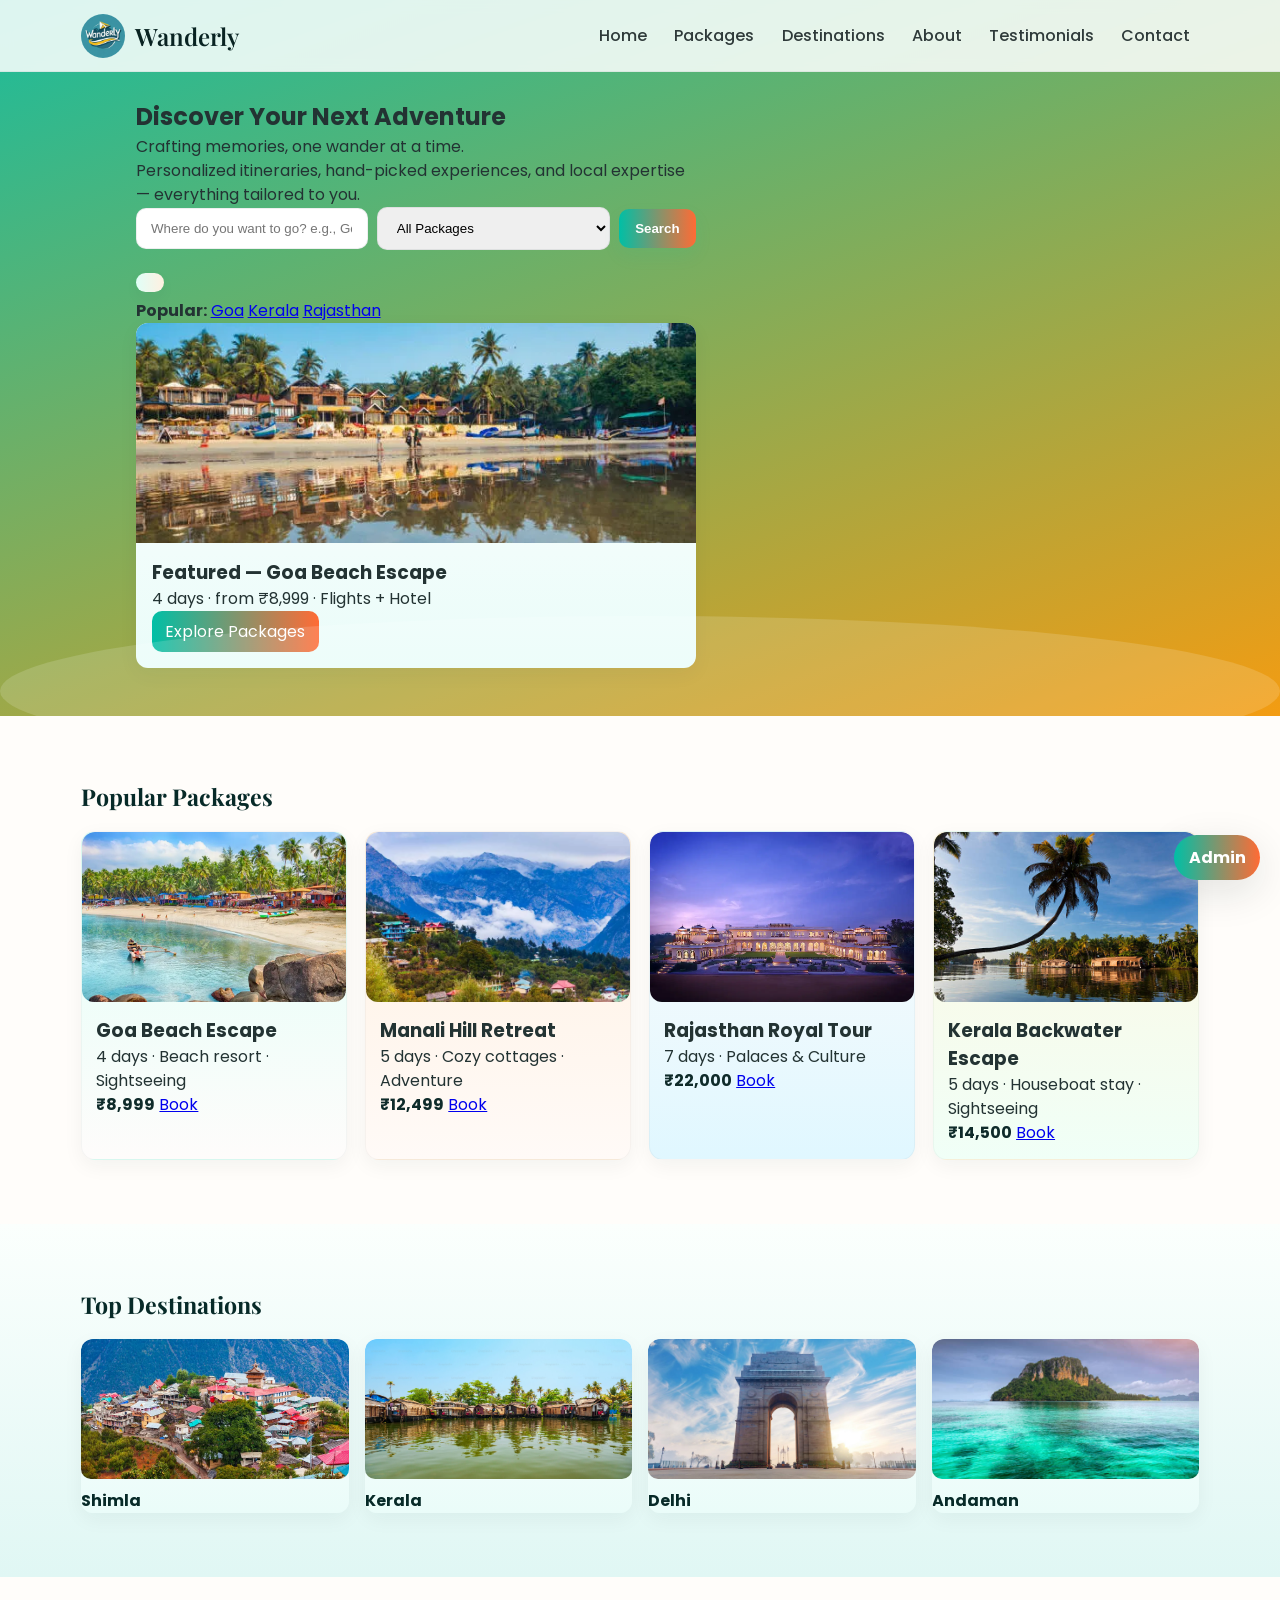
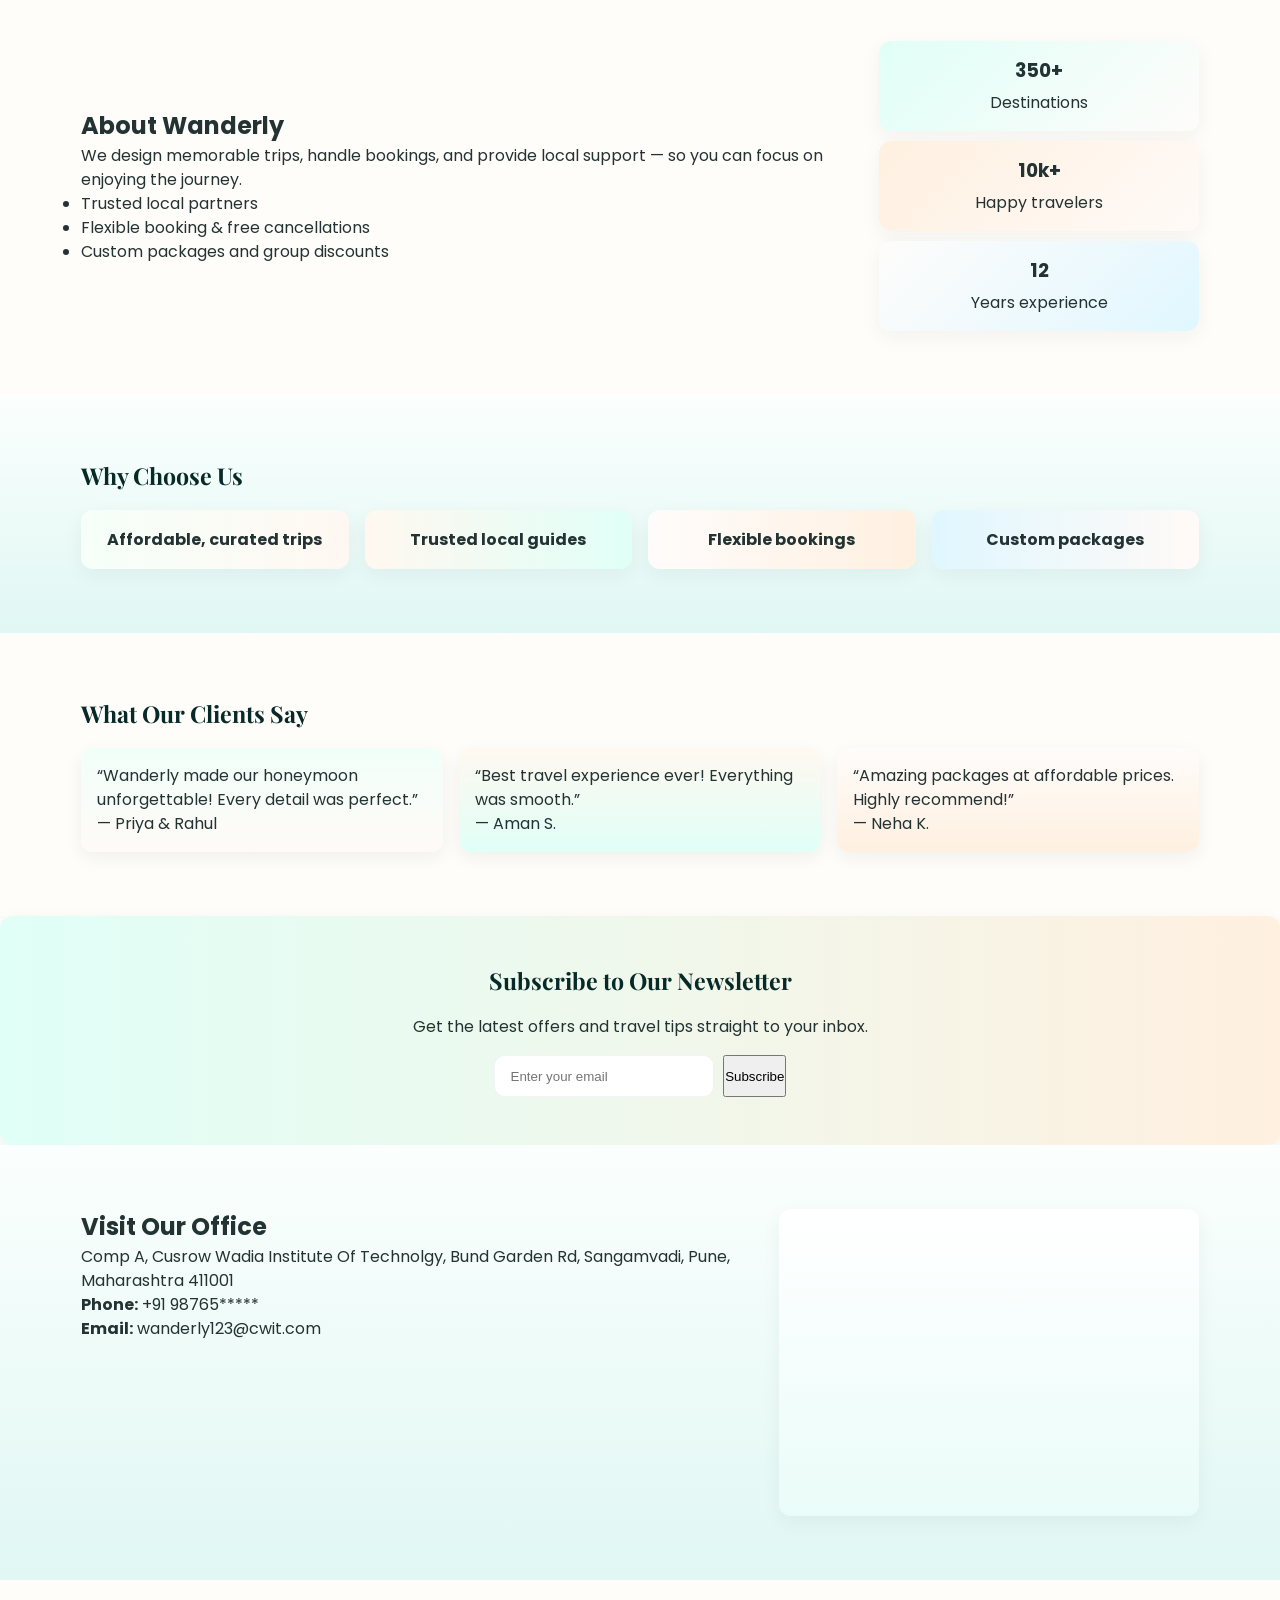
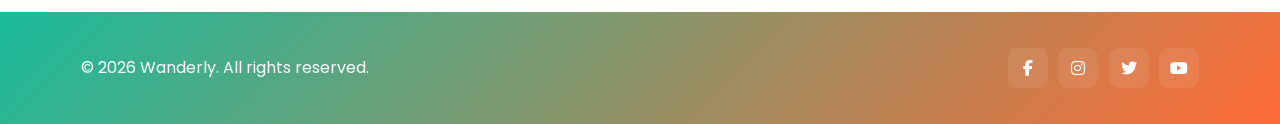
<file: index.html>
<!doctype html>
<html lang="en">
<head>
  <meta charset="utf-8" />
  <meta name="viewport" content="width=device-width,initial-scale=1" />
  <title>Wanderly — Crafting memories, one wander at a time.</title>

  <!-- Fonts & Icons -->
  <link href="https://fonts.googleapis.com/css2?family=Playfair+Display:wght@600;700&family=Montserrat:wght@500;600&family=Poppins:wght@300;400;500;600&display=swap" rel="stylesheet">
  <link rel="stylesheet" href="https://cdnjs.cloudflare.com/ajax/libs/font-awesome/6.4.2/css/all.min.css">
  <link rel="stylesheet" href="style.css">
</head>
<body>

  <!-- Header / Navbar -->
  <header class="site-header">
    <div class="container header-inner">
      <a class="brand" href="#">
        <img src="images/Logo.jpeg"  alt="Wanderly logo" class="brand-logo" />
        <span class="brand-text">Wanderly</span>
      </a>

      <nav id="mainNav" class="nav" aria-label="Main navigation">
        <a href="#hero">Home</a>
        <a href="#packages">Packages</a>
        <a href="#destinations">Destinations</a>
        <a href="#about">About</a>
        <a href="#testimonials">Testimonials</a>
        <a href="#contact">Contact</a>
      </nav>

      <button id="navToggle" class="nav-toggle" aria-label="Toggle navigation" aria-expanded="false">☰</button>
    </div>
  </header>

  <!-- MAIN -->
  <main>
    <!-- HERO -->
    <section id="hero" class="hero">
      
      <div class="container hero-grid">
        <div class="hero-left">
          <h1>Discover Your Next Adventure</h1>
          <p class="tagline">Crafting memories, one wander at a time.</p>
          <p class="lead">Personalized itineraries, hand-picked experiences, and local expertise — everything tailored to you.</p>

          <form id="searchForm" class="search-form" onsubmit="return false;">
            <input id="searchInput" aria-label="search-destination" type="text" placeholder="Where do you want to go? e.g., Goa" />
            <select id="searchCategory" aria-label="category">
              <option value="">All Packages</option>
              <option value="beach">Beach</option>
              <option value="adventure">Adventure</option>
              <option value="culture">Cultural</option>
            </select>
            <button id="searchBtn" type="button">Search</button>
          </form>

          <div id="searchFeedback" class="search-feedback" aria-live="polite" hidden>
            <!-- "Coming soon" or results summary will appear here -->
          </div>

          <div class="popular">
            <strong>Popular:</strong>
            <a class="chip" href="#packages" >Goa</a>
            <a class="chip" href="#packages">Kerala</a>
            <a class="chip" href="#packages">Rajasthan</a>
          </div>
        </div>

        <div class="hero-right">
          <div class="hero-card card">
            <img src="images/GoaHero.webp" alt="Hero travel scene" />
            <div class="card-body">
              <h3>Featured — Goa Beach Escape</h3>
              <p>4 days · from ₹8,999 · Flights + Hotel</p>
              <a class="btn" href="#packages">Explore Packages</a>
            </div>
          </div>
        </div>
      </div>
    </section>

    <!-- PACKAGES -->
    <section id="packages" class="section packages">
      <div class="container">
        <h2 class="section-title">Popular Packages</h2>
        <div id="packagesGrid" class="grid packages-grid">
          <article class="pkg card" data-title="Goa Beach Escape">
            <img src="images/Goa.webp" alt="Goa Beach Escape" />
            <div class="pkg-body">
              <h3>Goa Beach Escape</h3>
              <p>4 days · Beach resort · Sightseeing</p>
              <div class="meta">
                <span class="price">₹8,999</span>
                <a class="btn-outline" href="#contact">Book</a>
              </div>
            </div>
          </article>

          <article class="pkg card" data-title="Manali Hill Retreat">
            <img src="images/Manali.webp" alt="Manali Hill Retreat" />
            <div class="pkg-body">
              <h3>Manali Hill Retreat</h3>
              <p>5 days · Cozy cottages · Adventure</p>
              <div class="meta">
                <span class="price">₹12,499</span>
                <a class="btn-outline" href="#contact">Book</a>
              </div>
            </div>
          </article>

          <article class="pkg card" data-title="Rajasthan Royal Tour">
            <img src="images/Rajasthan.webp" alt="Rajasthan Royal Tour" />
            <div class="pkg-body">
              <h3>Rajasthan Royal Tour</h3>
              <p>7 days · Palaces & Culture</p>
              <div class="meta">
                <span class="price">₹22,000</span>
                <a class="btn-outline" href="#contact">Book</a>
              </div>
            </div>
          </article>

          <article class="pkg card" data-title="Kerala Backwater Escape">
            <img src="images/kerala.jpg" alt="Kerala Backwater Escape" />
            <div class="pkg-body">
              <h3>Kerala Backwater Escape</h3>
              <p>5 days · Houseboat stay · Sightseeing</p>
              <div class="meta">
                <span class="price">₹14,500</span>
                <a class="btn-outline" href="#contact">Book</a>
              </div>
            </div>
          </article>
        </div>
      </div>
    </section>

    <!-- DESTINATIONS -->
    <section id="destinations" class="section light">
      <div class="container">
        <h2 class="section-title">Top Destinations</h2>
        <div class="grid gallery-grid">
          <figure class="card dest" data-title="Shimla"><img src="images/ShimlaTown.webp" alt="Shimla"><figcaption>Shimla</figcaption></figure>
          <figure class="card dest" data-title="Kerala"><img src="images/KeralaHouseboats.jpg" alt="Kerala"><figcaption>Kerala</figcaption></figure>
          <figure class="card dest" data-title="Delhi"><img src="images/IndiaGate.jpg" alt="Delhi"><figcaption>Delhi</figcaption></figure>
          <figure class="card dest" data-title="Andaman"><img src="images/Andaman.jpg" alt="Andaman"><figcaption>Andaman</figcaption></figure>
        </div>
      </div>
    </section>

    <!-- ABOUT -->
    <section id="about" class="section">
      <div class="container about-grid">
        <div>
          <h2>About Wanderly</h2>
          <p>We design memorable trips, handle bookings, and provide local support — so you can focus on enjoying the journey.</p>
          <ul>
            <li>Trusted local partners</li>
            <li>Flexible booking & free cancellations</li>
            <li>Custom packages and group discounts</li>
          </ul>
        </div>
        <div class="stats">
          <div class="stat card"><h3>350+</h3><p>Destinations</p></div>
          <div class="stat card"><h3>10k+</h3><p>Happy travelers</p></div>
          <div class="stat card"><h3>12</h3><p>Years experience</p></div>
        </div>
      </div>
    </section>

    <!-- FEATURES -->
    <section id="features" class="section light">
      <div class="container">
        <h2 class="section-title">Why Choose Us</h2>
        <div class="grid feature-grid">
          <div class="feature card"><h4>Affordable, curated trips</h4></div>
          <div class="feature card"><h4>Trusted local guides</h4></div>
          <div class="feature card"><h4>Flexible bookings</h4></div>
          <div class="feature card"><h4>Custom packages</h4></div>
        </div>
      </div>
    </section>

    <!-- TESTIMONIALS -->
    <section id="testimonials" class="section">
      <div class="container">
        <h2 class="section-title">What Our Clients Say</h2>
        <div class="grid testimonial-grid">
          <figure class="testimonial card">
            <blockquote>“Wanderly made our honeymoon unforgettable! Every detail was perfect.”</blockquote>
            <figcaption>— Priya & Rahul</figcaption>
          </figure>

          <figure class="testimonial card">
            <blockquote>“Best travel experience ever! Everything was smooth.”</blockquote>
            <figcaption>— Aman S.</figcaption>
          </figure>

          <figure class="testimonial card">
            <blockquote>“Amazing packages at affordable prices. Highly recommend!”</blockquote>
            <figcaption>— Neha K.</figcaption>
          </figure>
        </div>
      </div>
    </section>

    <!-- NEWSLETTER -->
    <section class="section newsletter">
      <div class="container">
        <h2 class="section-title">Subscribe to Our Newsletter</h2>
        <p>Get the latest offers and travel tips straight to your inbox.</p>
        <form class="newsletter-form" onsubmit="event.preventDefault(); alert('Thanks — you are subscribed (demo).');">
          <input type="email" placeholder="Enter your email" required />
          <button type="submit">Subscribe</button>
        </form>
      </div>
    </section>

    <!-- CONTACT / MAP -->
    <section id="contact" class="section light">
      <div class="container contact-grid">
        <div>
          <h2>Visit Our Office</h2>
          <p>Comp A, Cusrow Wadia Institute Of Technolgy, Bund Garden Rd, Sangamvadi, Pune, Maharashtra 411001</p>
          <p><strong>Phone:</strong> +91 98765*****</p>
          <p><strong>Email:</strong> wanderly123@cwit.com</p>
        </div>
        <aside class="map card">
          <iframe src="https://www.google.com/maps/embed?pb=!1m18!1m12!1m3!1d3782.8888573640797!2d73.87980784418029!3d18.533923979152277!2m3!1f0!2f0!3f0!3m2!1i1024!2i768!4f13.1!3m3!1m2!1s0x3bc2c1f4159490ed%3A0xff63e74a7ebfca0e!2sCusrow%20Wadia%20Institute%20of%20technology!5e0!3m2!1sen!2sin!4v1760865926382!5m2!1sen!2sin" width="100%" height="300" style="border:0;" allowfullscreen="" loading="lazy" referrerpolicy="no-referrer-when-downgrade"></iframe>

        </aside>
      </div>
    </section>
  </main>

  <!-- FOOTER -->
  <footer class="site-footer">
    <div class="container footer-inner">
      <p>© <span id="year"></span> Wanderly. All rights reserved.</p>
      <div class="social">
        <a class="icon" aria-label="facebook"><i class="fab fa-facebook-f"></i></a>
        <a class="icon" aria-label="instagram"><i class="fab fa-instagram"></i></a>
        <a class="icon" aria-label="twitter"><i class="fab fa-twitter"></i></a>
        <a class="icon" aria-label="youtube"><i class="fab fa-youtube"></i></a>
      </div>
    </div>
  </footer>

  <!-- Floating admin button -->
  <a class="admin-button" href="login.html" aria-label="Admin dashboard">Admin</a>

  <!-- Scroll to top -->
  <button id="scrollTop" class="scroll-top" aria-label="Scroll to top">↑</button>
<script src="script.js"></script>
</body>
</html>
</file>
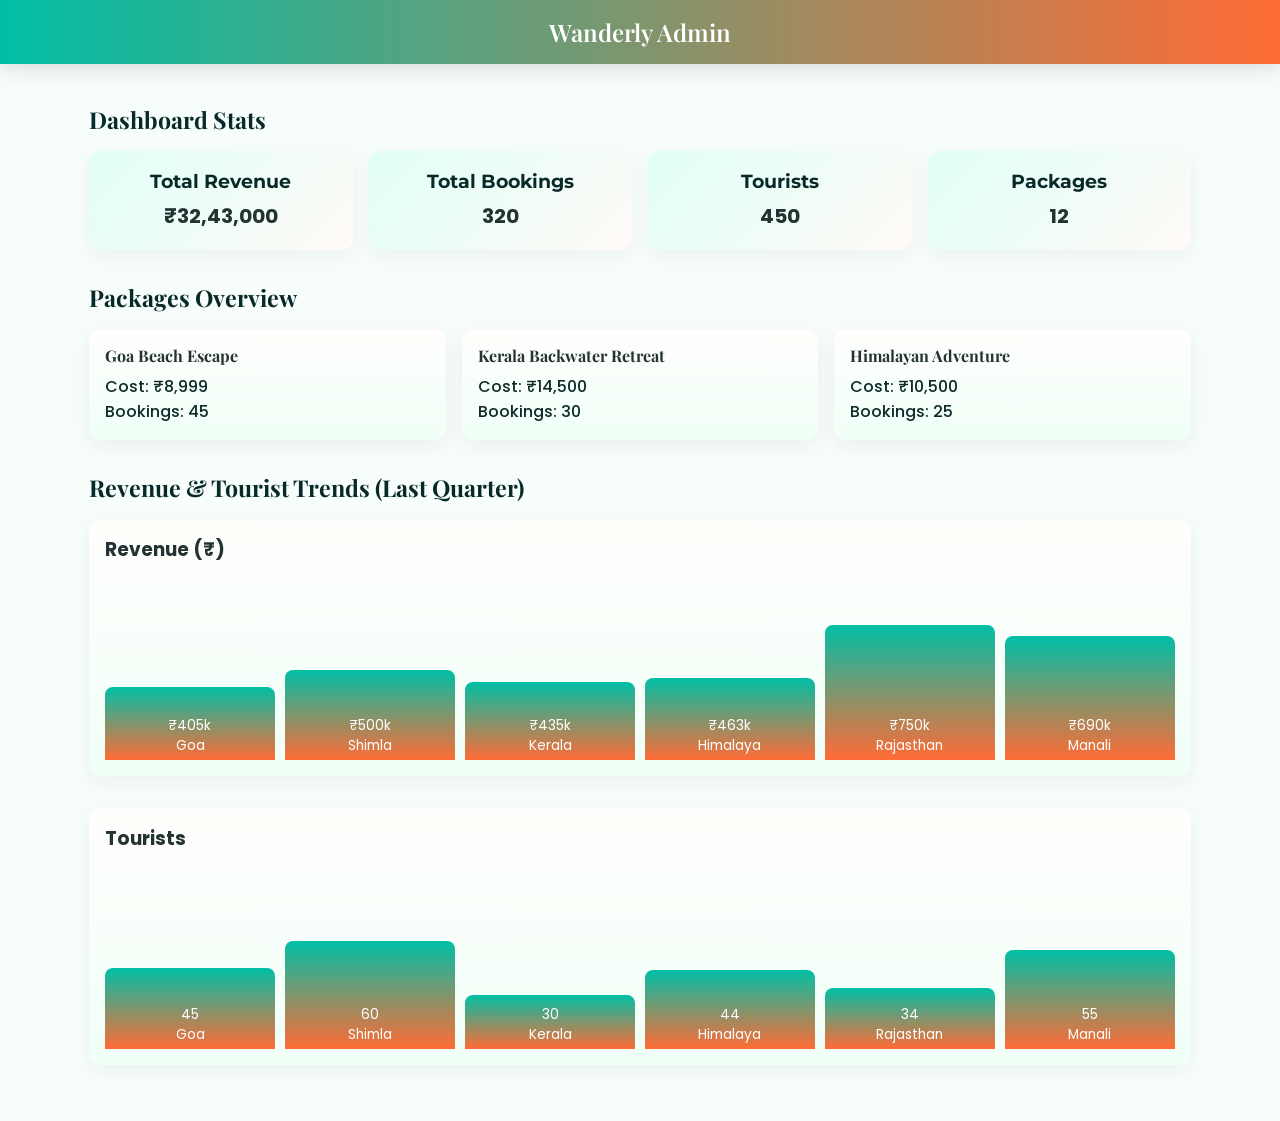
<file: admin.html>
<!DOCTYPE html>
<html lang="en">
<head>
  <meta charset="UTF-8">
  <meta name="viewport" content="width=device-width, initial-scale=1.0">
  <title>Wanderly Admin Panel</title>
  <link rel="stylesheet" href="admin.css">
  <link href="https://fonts.googleapis.com/css2?family=Playfair+Display:wght@600&family=Montserrat:wght@500&family=Poppins&display=swap" rel="stylesheet">
</head>
<body>

  <header class="admin-header">
    <div class="admin-brand">Wanderly Admin</div>
  </header>

  <main class="admin-main container">
    
    <section class="stats-section">
      <h2 class="section-title">Dashboard Stats</h2>
      <div class="stats-grid">
        <div class="stat">
          <h3>Total Revenue</h3>
          <p id="revenue">₹32,43,000</p>
        </div>
        <div class="stat">
          <h3>Total Bookings</h3>
          <p id="bookings">320</p>
        </div>
        <div class="stat">
          <h3>Tourists</h3>
          <p id="tourists">450</p>
        </div>
        <div class="stat">
          <h3>Packages</h3>
          <p id="packages">12</p>
        </div>
      </div>
    </section>

    <section class="packages-section">
      <h2 class="section-title">Packages Overview</h2>
      <div class="packages-grid">
        <div class="pkg-card">
          <h4>Goa Beach Escape</h4>
          <p>Cost: ₹8,999</p>
          <p>Bookings: 45</p>
        </div>
        <div class="pkg-card">
          <h4>Kerala Backwater Retreat</h4>
          <p>Cost: ₹14,500</p>
          <p>Bookings: 30</p>
        </div>
        <div class="pkg-card">
          <h4>Himalayan Adventure</h4>
          <p>Cost: ₹10,500</p>
          <p>Bookings: 25</p>
        </div>
      </div>
    </section>

    <section class="analytics-section">
  <h2 class="section-title">Revenue & Tourist Trends (Last Quarter) </h2>

  <!-- Revenue Bar Chart -->
  <div class="chart">
    <h3>Revenue (₹)</h3>
    <div class="bar-chart">
      <div class="bar" style="height:40.5%;">₹405k<br>Goa</div>
      <div class="bar" style="height:50%;">₹500k<br>Shimla</div>
      <div class="bar" style="height:43.5%;">₹435k<br>Kerala</div>
      <div class="bar" style="height:46%;">₹463k<br>Himalaya</div>
      <div class="bar" style="height:75%;">₹750k<br>Rajasthan</div>
      <div class="bar" style="height:69%;">₹690k<br>Manali</div>
    </div>
  </div>

  <!-- Tourist Line/Progress Chart -->
  <div class="chart" style="margin-top:2rem;">
    <h3>Tourists</h3>
    <div class="bar-chart">
      <div class="bar" style="height:45%;">45<br>Goa</div>
      <div class="bar" style="height:60%;">60<br>Shimla</div>
      <div class="bar" style="height:30%;">30<br>Kerala</div>
      <div class="bar" style="height:44%;">44<br>Himalaya</div>
      <div class="bar" style="height:34%;">34<br>Rajasthan</div>
      <div class="bar" style="height:55%;">55<br>Manali</div>
    </div>
  </div>
</section>


  </main>

</body>
</html>
</file>
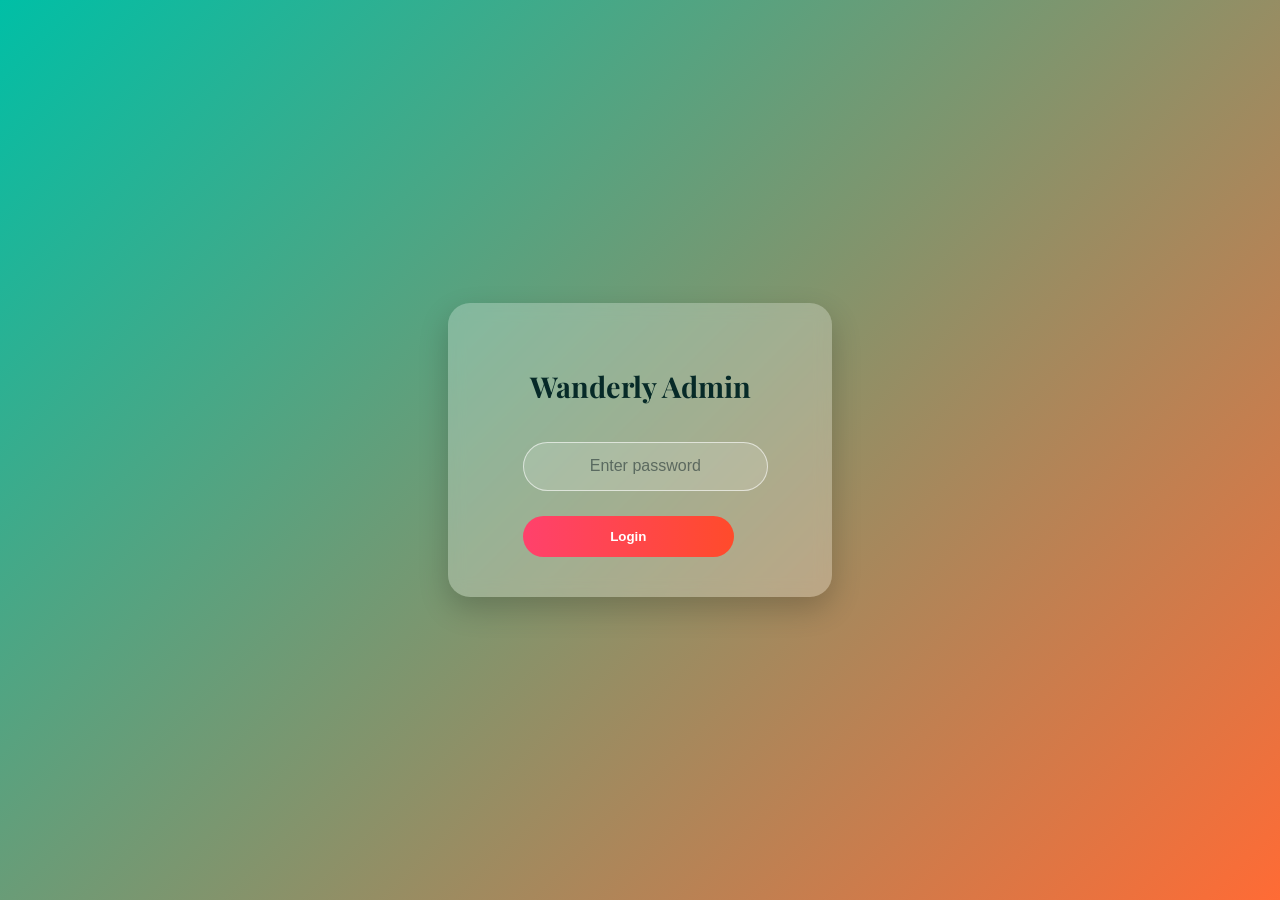
<file: login.html>
<!DOCTYPE html>
<html lang="en">
<head>
  <meta charset="UTF-8">
  <meta name="viewport" content="width=device-width, initial-scale=1.0">
  <title>Wanderly Admin Login</title>
  <link href="https://fonts.googleapis.com/css2?family=Playfair+Display:wght@600&family=Poppins&display=swap" rel="stylesheet">
  <link rel="stylesheet" href="login.css">
</head>
<body class="login-body">

  <div class="login-card">
    <h2>Wanderly Admin</h2>
    <form id="loginForm">
      <input type="password" id="password" placeholder="Enter password" autofocus>
      <br>
      <button type="submit">Login</button>
    </form>
  </div>

<script src="login.js"></script>

</body>
</html>
</file>
<file: style.css>
/* =====================
   Wanderly - style.css (Premium Upgrade)
   Colors: tropical mix (teal + coral + aqua + peach)
   Fonts: Playfair Display (headings), Montserrat (accents), Poppins (body)
   Enhanced: gradients, hover, bounce, section variations
   ===================== */

/* Reset & base */
* { box-sizing: border-box; margin:0; padding:0; }
html,body { height:100%; }
body {
  font-family: "Poppins", system-ui, -apple-system, "Segoe UI", Roboto, "Helvetica Neue", Arial;
  color: #233333;
  background: #fffdfa;
  -webkit-font-smoothing:antialiased;
  -moz-osx-font-smoothing:grayscale;
  line-height:1.5;
  overflow-x:hidden;
}

/* Container */
.container { max-width:1150px; margin:0 auto; padding:1rem; }

/* Header / Navbar (sticky + glass) */
.site-header {
  position: fixed;
  top: 0;
  width: 100%;
  z-index: 1000;
  background: rgba(255,255,255,0.85);
  backdrop-filter: blur(6px);
  border-bottom: 1px solid rgba(35,51,51,0.06);
}
.header-inner { display:flex; align-items:center; justify-content:space-between; gap:1rem; padding:0.85rem 1rem; }
.brand { display:flex; align-items:center; gap:0.6rem; text-decoration:none; }
.brand-logo {
  height: 44px;
  width: 44px;          /* Make width same as height for circle */
  border-radius: 50%;   /* Makes the image circular */
  object-fit: cover;    /* Ensures image covers the area without distortion */
  display: block;
}

.brand-text { font-family:'Playfair Display', serif; font-size:1.5rem; color:#092322; font-weight:600; }
.nav { display:flex; gap:0.6rem; align-items:center; }
.nav a { text-decoration:none; color:#2f3a3a; padding:0.35rem 0.55rem; border-radius:8px; font-weight:500; transition:all .22s ease; }
.nav a:hover { background:linear-gradient(90deg,#00bfa6aa,#ff6b35aa); color:#fff; transform:translateY(-3px); }

/* Nav toggle (mobile) */
.nav-toggle { display:none; background:transparent; border:0; font-size:1.2rem; cursor:pointer; }

/* existing styles above ... */

/* HERO */
.hero {
  padding:5.2rem 1rem 2rem;
  min-height:74vh;
  display:grid;
  grid-template-columns: 1fr 420px;
  gap:1.8rem;
  align-items:center;
  background: linear-gradient(160deg, #1abc9c 0%, #f39c12 100%);
  position:relative;
  overflow:hidden;
}

.hero-video {
  position: absolute;
  top: 0;
  left: 0;
  width: 100%;
  height: 100%;
  object-fit: cover;
  z-index: 0;          /* keep behind content */
  opacity: 0.6;
  border-radius: 0 0 40px 40px;  /* rounded bottom corners matching overlay */
  pointer-events: none; /* so clicks pass through video */
}

.hero::before {
  content: "";
  position: absolute;
  bottom: -50px;
  left: 0;
  width: 100%;
  height: 150px;
  background: rgba(255, 255, 255, 0.15);
  border-radius: 50%;
  z-index: 1;           /* overlay above video */
}

/* Search */
.search-form { display:flex; gap:.6rem; align-items:center; flex-wrap:wrap; margin-bottom:.8rem; }
.search-form input, .search-form select {
  padding:.75rem .9rem;
  border-radius:10px;
  border:1px solid rgba(35,51,51,0.08);
  flex:1;
  min-width:150px;
}
.search-form button {
  background:linear-gradient(90deg,#00bfa6,#ff6b35);
  color:#fff; border:0; padding:.75rem 1rem; border-radius:10px; cursor:pointer; font-weight:600;
  box-shadow:0 8px 18px rgba(0,191,166,0.08);
  transition: transform .18s ease, box-shadow .18s ease;
}
.search-form button:hover { transform:translateY(-3px); box-shadow:0 18px 40px rgba(0,191,166,0.12); }

/* search feedback (coming soon or results) */
.search-feedback {
  margin-top:.6rem;
  padding:.6rem .9rem;
  border-radius:10px;
  font-weight:600;
  display:inline-block;
  background:linear-gradient(90deg,#e0fff7,#fff0e0);
  color:#224841;
  box-shadow:0 6px 16px rgba(35,51,51,0.04);
  animation:bounce 2s infinite;
}

/* hero right card */
.hero-card { background:linear-gradient(180deg,#ffffff,#f5fdfc); border-radius:14px; box-shadow:0 14px 40px rgba(15,31,30,0.06); overflow:hidden; transition: transform .3s ease; }
.hero-card:hover { transform:translateY(-6px); }
.hero-card img { width:100%; height:220px; object-fit:cover; display:block; }
.card-body { padding:1rem; }
.btn { display:inline-block; padding:.55rem .85rem; border-radius:10px; background:linear-gradient(90deg,#00bfa6,#ff6b35); color:#fff; text-decoration:none; transition: transform .2s ease; }
.btn:hover { transform:translateY(-2px); }

/* GENERIC card style (used site-wide) */
.card {
  border-radius:12px;
  background:linear-gradient(180deg,#ffffff,#eafcf9);
  transition: transform .25s cubic-bezier(.22,.9,.3,1), box-shadow .25s ease, background .25s ease;
  box-shadow:0 6px 20px rgba(15,31,30,0.05);
  overflow:hidden;
}
.card:hover { transform:translateY(-12px); box-shadow:0 28px 60px rgba(15,31,30,0.12); }

/* SECTION & TITLES */
.section { padding:3rem 1rem; }
.section.light { background:linear-gradient(180deg,#fbfffd,#e0f7f4); }
.section-title { font-family:'Playfair Display', serif; font-size:1.45rem; color:#072a28; margin-bottom:1rem; }

/* PACKAGES */
.packages-grid { display:grid; grid-template-columns:repeat(auto-fit,minmax(240px,1fr)); gap:1.1rem; }
.pkg { border:1px solid rgba(35,51,51,0.04); border-radius:14px; transition: transform .3s ease, box-shadow .3s ease; }
.pkg:hover { transform:translateY(-8px); box-shadow:0 18px 45px rgba(15,31,30,0.12); }
.pkg img { width:100%; height:170px; object-fit:cover; display:block; border-radius:12px; transition: transform .35s ease; }
.pkg:hover img { transform:scale(1.05); }
.pkg .pkg-body { padding:.9rem; }
.pkg .price { font-weight:700; color:#0f2b2a; }

/* Packages unique gradients */
.pkg:nth-child(1) { background: linear-gradient(180deg,#e0fff7,#fefcfb); }
.pkg:nth-child(2) { background: linear-gradient(180deg,#fff0e0,#fffaf7); }
.pkg:nth-child(3) { background: linear-gradient(180deg,#fefcfb,#e0f7ff); }
.pkg:nth-child(4) { background: linear-gradient(180deg,#fff7e0,#f0fff7); }

/* GALLERY / DESTINATIONS */
.gallery-grid { display:grid; grid-template-columns:repeat(auto-fit,minmax(180px,1fr)); gap:1rem; }
.dest img { width:100%; height:140px; object-fit:cover; display:block; border-radius:10px; transition: transform .35s ease; }
.dest:hover img { transform:scale(1.06); }
.dest figcaption { margin-top:.6rem; font-weight:700; color:#072a28; }

/* ABOUT */
.about-grid { display:grid; grid-template-columns:1fr 320px; gap:1.25rem; align-items:center; }
.stats { display:grid; grid-template-columns:1fr; gap:.6rem; }
.stat { padding:1rem; display:flex; flex-direction:column; gap:.4rem; text-align:center; border-radius:12px; box-shadow:0 6px 20px rgba(15,31,30,0.05); transition: transform .3s ease; }
.stat:hover { transform:translateY(-6px); }

/* Stats unique gradients */
.stat:nth-child(1) { background: linear-gradient(135deg,#e0fff7,#fefcfb); }
.stat:nth-child(2) { background: linear-gradient(135deg,#fff0e0,#fffaf7); }
.stat:nth-child(3) { background: linear-gradient(135deg,#fefcfb,#e0f7ff); }
.stat:nth-child(4) { background: linear-gradient(135deg,#fff7e0,#f0fff7); }

/* FEATURES */
.feature-grid { display:grid; grid-template-columns:repeat(auto-fit,minmax(220px,1fr)); gap:1rem; }
.feature { padding:1.1rem; text-align:center; border-radius:12px; transition: transform .3s ease; }
.feature:hover { transform:translateY(-6px); }

/* Features unique gradients */
.feature:nth-child(1) { background: linear-gradient(90deg,#F6FFF9,#FFF8F2); }
.feature:nth-child(2) { background: linear-gradient(90deg,#FFF8F0,#E0FFF7); }
.feature:nth-child(3) { background: linear-gradient(90deg,#FEFCFB,#FFF0E0); }
.feature:nth-child(4) { background: linear-gradient(90deg,#E0F7FF,#FFFAF7); }

/* TESTIMONIALS */
.testimonial-grid { display:grid; grid-template-columns:repeat(auto-fit,minmax(220px,1fr)); gap:1rem; }
.testimonial { padding:1rem; border-radius:12px; box-shadow:0 6px 18px rgba(15,31,30,0.06); transition: transform .3s ease; }
.testimonial:hover { transform:translateY(-6px); }

/* Testimonials unique gradients */
.testimonial:nth-child(1) { background: linear-gradient(180deg,#f1fff9,#fffaf7); }
.testimonial:nth-child(2) { background: linear-gradient(180deg,#fff8f0,#e0fff7); }
.testimonial:nth-child(3) { background: linear-gradient(180deg,#fefcfb,#fff0e0); }
.testimonial:nth-child(4) { background: linear-gradient(180deg,#e0f7ff,#fffaf7); }

/* NEWSLETTER */
.newsletter { background: linear-gradient(90deg,#e0fff7,#fff0e0); text-align:center; border-radius:12px; padding:2rem; box-shadow:0 6px 20px rgba(15,31,30,0.06); }
.newsletter-form { display:flex; gap:.6rem; justify-content:center; flex-wrap:wrap; margin-top:1rem; }
.newsletter-form input { padding:.8rem 1rem; border-radius:10px; border:1px solid rgba(35,51,51,0.06); min-width:220px; }

/* CONTACT */
.contact-grid { display:grid; grid-template-columns:1fr 420px; gap:1.25rem; align-items:start; }
.map img { width:100%; height:100%; object-fit:cover; border-radius:10px; }

/* FOOTER */
.site-footer { padding:1.25rem 1rem; background:linear-gradient(135deg,#1abc9c,#ff6b35); color:#fff; margin-top:2rem; }
.footer-inner { display:flex; gap:1rem; align-items:center; justify-content:space-between; flex-wrap:wrap; }
.social a.icon { display:inline-flex; align-items:center; justify-content:center; width:40px; height:40px; border-radius:10px; margin-left:.4rem; color:#fff; text-decoration:none; transition: transform .18s ease, background .18s ease; background: rgba(255,255,255,0.08); }
.social a.icon:hover { transform:translateY(-6px); background:linear-gradient(90deg,#00bfa6,#ff6b35); color:#fff; }

/* Floating Admin button */
.admin-button { position: fixed; right:20px; bottom:20px; background: linear-gradient(90deg,#00bfa6,#ff6b35); color:#fff; padding:.65rem .9rem; border-radius:999px; box-shadow:0 12px 40px rgba(15,31,30,0.12); text-decoration:none; font-weight:700; }

/* Scroll to top */
.scroll-top { position: fixed; right:20px; bottom:90px; display:none; border:0; background:rgba(15,31,30,0.08); width:44px; height:44px; border-radius:8px; cursor:pointer; }

/* Utilities */
.container .lead { max-width:56ch; }

/* Animations */
@keyframes bounce {
  0%, 100% {transform: translateY(0);}
  50% {transform: translateY(-8px);}
}

/* Responsive */
@media (max-width:980px) {
  .hero { grid-template-columns:1fr; padding-top:6rem; }
  .contact-grid { grid-template-columns:1fr; }
  .about-grid { grid-template-columns:1fr; }
}
@media (max-width:720px) {
  .nav { display:none; position:absolute; right:1rem; top:64px; background:#fff; padding:.8rem; border-radius:10px; box-shadow:0 12px 40px rgba(0,0,0,0.08); }
  .nav-toggle { display:inline-block; }
}
</file>
<file: admin.css>
/* =====================
   Wanderly - Admin Panel
   Colors: teal + coral + aqua + peach
   Fonts: Playfair Display, Montserrat, Poppins
   ===================== */

/* Reset & Base */
* { 
  box-sizing: border-box; 
  margin:0; 
  padding:0; 
}

html, body { font-family: "Poppins", sans-serif; background:#f7fdfa; color:#233333; height:100%; }

/* Container */
.container { max-width:1150px; margin:0 auto; padding:1.5rem; }

/* Header */
.admin-header {
  position: fixed;
  top:0; left:0; right:0;
  height:64px;
  background: linear-gradient(90deg,#00bfa6,#ff6b35);
  display:flex;
  align-items:center;
  justify-content:center;
  color:#fff;
  font-family: 'Playfair Display', serif;
  font-size:1.5rem;
  font-weight:600;
  box-shadow:0 6px 18px rgba(15,31,30,0.12);
  z-index:1000;
}

/* Push content below header */
.admin-main { margin-top:80px; }

/* Sections */
.section-title { 
  font-family:'Playfair Display', serif; 
  font-size:1.45rem; 
  color:#072a28; 
  margin-bottom:1rem; }

/* Stats */
.stats-grid { 
  display:grid; 
  grid-template-columns:repeat(auto-fit,minmax(180px,1fr)); 
  gap:1rem; 
  margin-bottom:2rem; 
}

.stat { padding:1.2rem; text-align:center; border-radius:12px; background:linear-gradient(135deg,#e0fff7,#fffaf7); box-shadow:0 6px 20px rgba(15,31,30,0.05); transition: transform .25s ease; }
.stat:hover { transform:translateY(-6px); }
.stat h3 { font-family:'Montserrat',sans-serif; margin-bottom:.5rem; color:#072a28; }
.stat p { font-weight:700; font-size:1.25rem; }

/* Packages */
.packages-grid { display:grid; grid-template-columns:repeat(auto-fit,minmax(220px,1fr)); gap:1rem; margin-bottom:2rem; }
.pkg-card { background:linear-gradient(180deg,#fffefc,#f0fff7); padding:1rem; border-radius:12px; box-shadow:0 6px 20px rgba(15,31,30,0.06); transition: transform .25s ease; }
.pkg-card:hover { transform:translateY(-6px); }
.pkg-card h4 { font-family:'Playfair Display', serif; margin-bottom:.5rem; }
.pkg-card p { font-weight:500; color:#0f2b2a; }

/* CSS-only charts */
.chart {
  padding: 1rem;
  background: linear-gradient(180deg,#fffefc,#f0fff7);
  border-radius: 12px;
  box-shadow:0 6px 20px rgba(15,31,30,0.05);
  margin-bottom: 2rem;
}

.bar-chart {
  display: flex;
  align-items: flex-end;
  justify-content: space-between;
  gap: 0.6rem;
  height: 180px;
  margin-top: 1rem;
}

.bar-chart .bar {
  flex: 1;
  background: linear-gradient(180deg, #00bfa6,#ff6b35);
  border-radius: 8px 8px 0 0;
  text-align: center;
  color: #fff;
  font-size: 0.85rem;
  display: flex;
  align-items: flex-end;
  justify-content: center;
  padding-bottom: 0.25rem;
  transition: transform 0.25s ease;
}

.bar-chart .bar:hover {
  transform: translateY(-6px);
  box-shadow: 0 12px 28px rgba(0,191,166,0.25);
}


/* Animations */
@keyframes bounce {
  0%,100% { transform: translateY(0); }
  50% { transform: translateY(-8px); }
}

/* Responsive */
@media(max-width:720px){
  .stats-grid, .packages-grid { grid-template-columns:1fr; }
}
</file>
<file: login.css>
/* ---------------- Login Page ---------------- */
body.login-body {
    margin: 0;
    padding: 0;
    font-family: 'Poppins', sans-serif;
    height: 100vh;
    display: flex;
    justify-content: center;
    align-items: center;
    background: linear-gradient(135deg, #00bfa6, #ff6b35);
    overflow: hidden;
}

.login-card {
    display: flex;             /* make card a flex container */
    flex-direction: column;    /* stack children vertically */
    justify-content: center;   /* center vertically */
    align-items: center;       /* center horizontally */
    background: rgba(255, 255, 255, 0.25);
    backdrop-filter: blur(8px);
    padding: 2.5rem 2rem;
    border-radius: 22px;
    box-shadow: 0 12px 30px rgba(0,0,0,0.2);
    width: 320px;
    animation: fadeIn 1s ease-in-out;
}

.login-card h2 {
    color: #072a28;
    font-family: 'Playfair Display', serif;
    margin-bottom: 1.5rem;
    font-size: 1.8rem;
}

.login-card input[type="password"] {
    width: 90%;               /* adjust width to fit nicely inside card */
    padding: 0.9rem 1rem;
    margin: 0.8rem 0;
    border-radius: 50px;
    border: 1px solid rgba(255,255,255,0.6);
    outline: none;
    background: rgba(255,255,255,0.15);
    color: #072a28;
    font-size: 1rem;
    text-align: center;
}

.login-card input::placeholder {
    color: rgba(35,51,51,0.6);
}

.login-card button {
    width: 90%;               /* match input width for alignment */
    padding: 0.8rem 2rem;
    border: none;
    border-radius: 50px;
    background: linear-gradient(90deg, #ff416c, #ff4b2b);
    color: #fff;
    font-weight: 600;
    cursor: pointer;
    transition: transform 0.3s ease, box-shadow 0.3s ease;
    animation: bounce 2s infinite;
    margin-top: 0.8rem;
}

.login-card button:hover {
    transform: scale(1.08) translateY(-2px);
    box-shadow: 0 12px 28px rgba(255,65,108,0.35);
}

/* ---------------- Animations ---------------- */
@keyframes fadeIn {
    0% {opacity: 0; transform: translateY(20px);}
    100% {opacity: 1; transform: translateY(0);}
}

@keyframes bounce {
    0%, 100% {transform: translateY(0);}
    50% {transform: translateY(-8px);}
}
</file>
